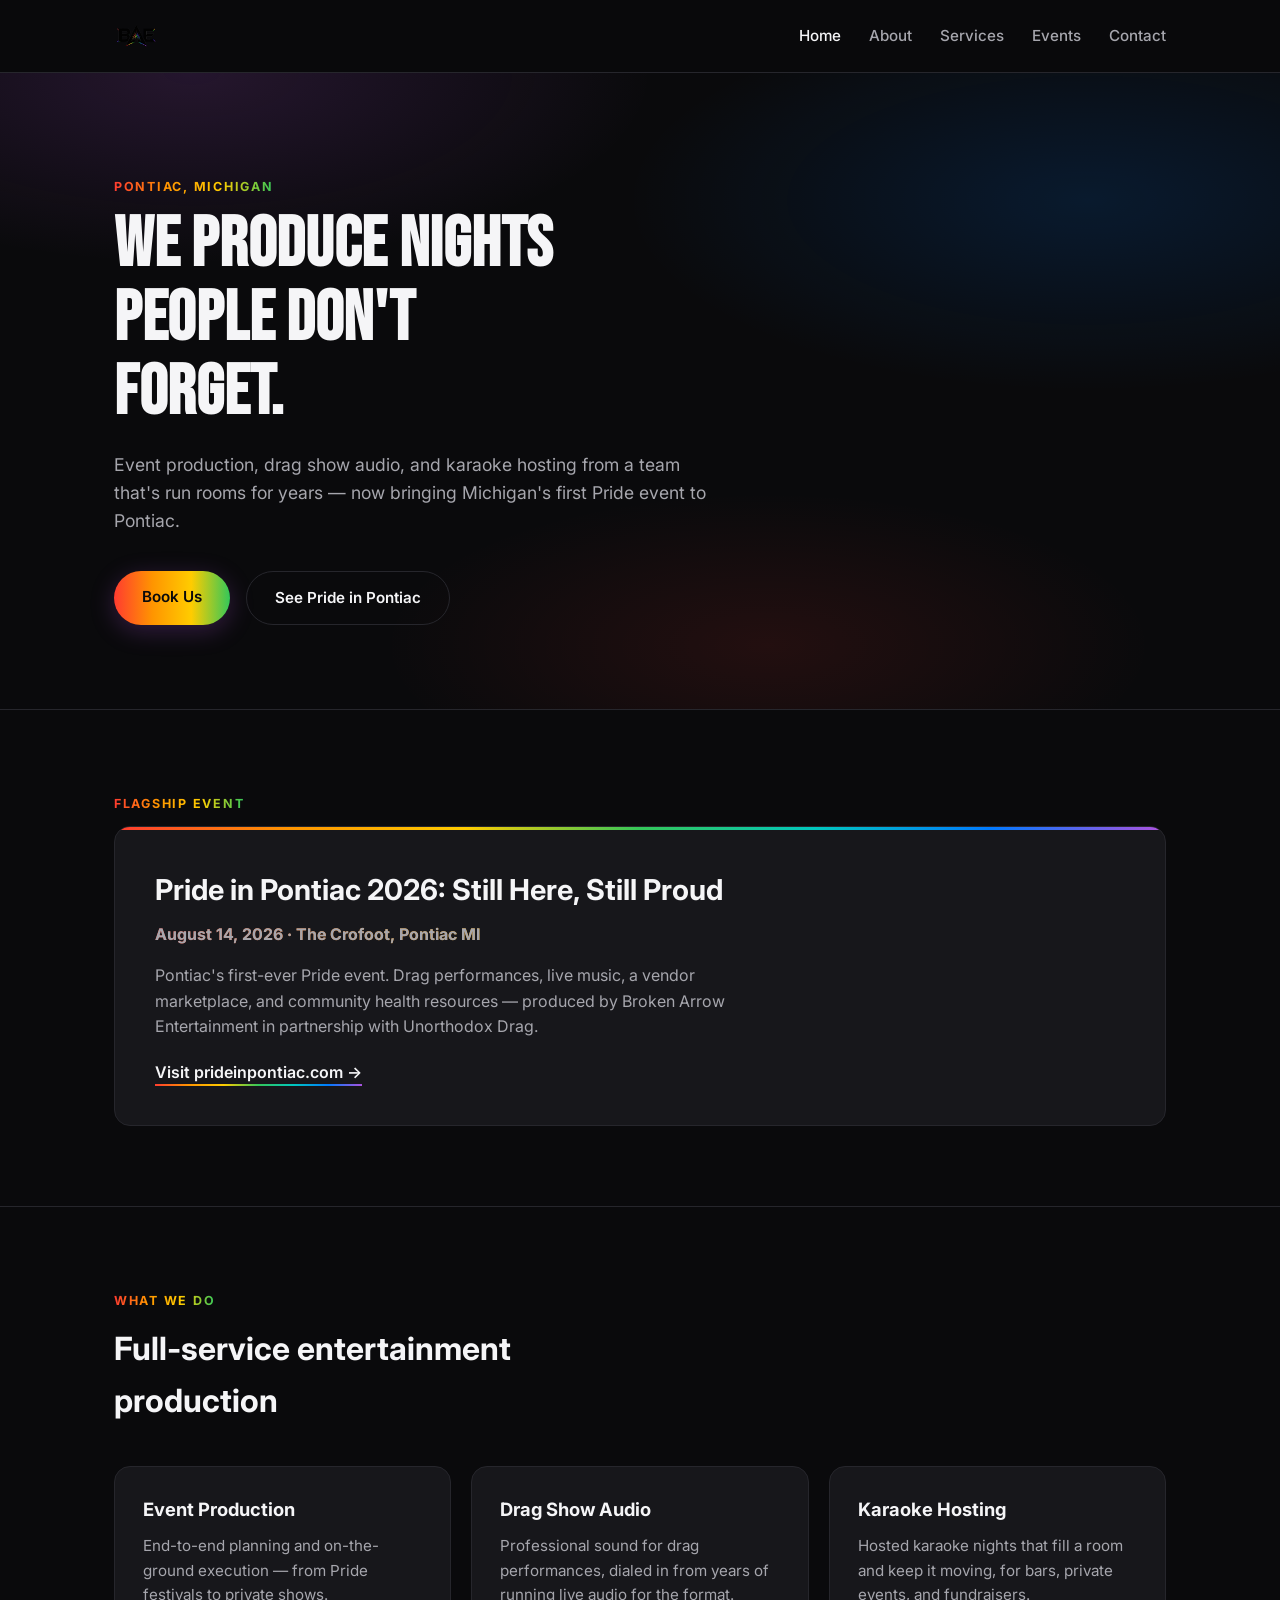
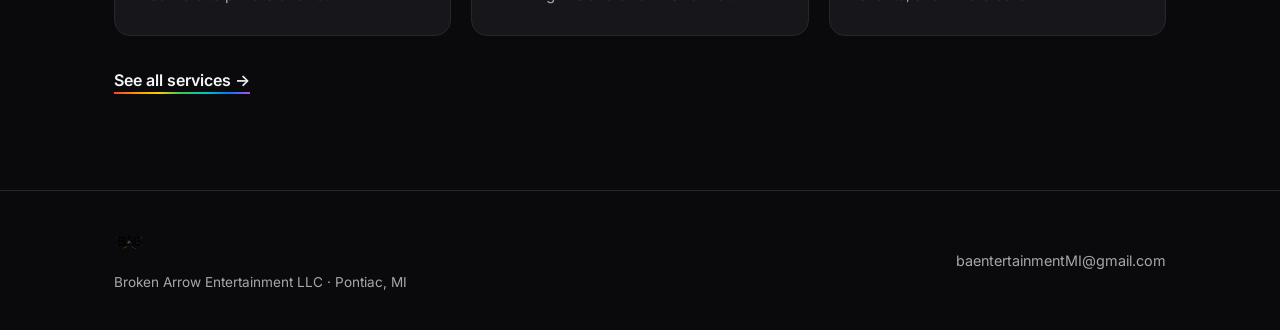
<file: index.html>
<!DOCTYPE html>
<html lang="en">
<head>
<meta charset="UTF-8">
<meta name="viewport" content="width=device-width, initial-scale=1.0">
<title>Broken Arrow Entertainment | Pontiac, MI Event Production</title>
<meta name="description" content="Broken Arrow Entertainment LLC — event production, drag show audio, and karaoke hosting based in Pontiac, Michigan. Producers of Pride in Pontiac.">
<link rel="preconnect" href="https://fonts.googleapis.com">
<link rel="preconnect" href="https://fonts.gstatic.com" crossorigin>
<link href="https://fonts.googleapis.com/css2?family=Bebas+Neue&family=Inter:wght@400;500;600;700&display=swap" rel="stylesheet">
<link rel="stylesheet" href="css/style.css">
</head>
<body>

<header class="site-header">
  <div class="wrap header-inner">
    <a href="index.html" class="logo-link"><img src="images/logo.png" alt="Broken Arrow Entertainment" class="logo-img"></a>
    <nav class="site-nav">
      <a href="index.html" class="active">Home</a>
      <a href="about.html">About</a>
      <a href="services.html">Services</a>
      <a href="events.html">Events</a>
      <a href="contact.html">Contact</a>
    </nav>
  </div>
</header>

<section class="hero">
  <div class="wrap hero-inner">
    <p class="eyebrow">Pontiac, Michigan</p>
    <h1>We produce nights people don't forget.</h1>
    <p class="hero-sub">Event production, drag show audio, and karaoke hosting from a team that's run rooms for years — now bringing Michigan's first Pride event to Pontiac.</p>
    <div class="hero-ctas">
      <a href="contact.html" class="btn btn-primary">Book Us</a>
      <a href="events.html" class="btn btn-ghost">See Pride in Pontiac</a>
    </div>
  </div>
</section>

<section class="spotlight reveal">
  <div class="wrap">
    <p class="eyebrow">Flagship Event</p>
    <div class="spotlight-card">
      <div class="spotlight-text">
        <h2>Pride in Pontiac 2026: Still Here, Still Proud</h2>
        <p class="spotlight-meta">August 14, 2026 &middot; The Crofoot, Pontiac MI</p>
        <p>Pontiac's first-ever Pride event. Drag performances, live music, a vendor marketplace, and community health resources — produced by Broken Arrow Entertainment in partnership with Unorthodox Drag.</p>
        <div class="spotlight-links">
          <a href="https://prideinpontiac.com" target="_blank" rel="noopener">Visit prideinpontiac.com &rarr;</a>
        </div>
      </div>
    </div>
  </div>
</section>

<section class="services-preview reveal">
  <div class="wrap">
    <p class="eyebrow">What We Do</p>
    <h2 class="section-title">Full-service entertainment production</h2>
    <div class="services-grid">
      <div class="service-card">
        <h3>Event Production</h3>
        <p>End-to-end planning and on-the-ground execution — from Pride festivals to private shows.</p>
      </div>
      <div class="service-card">
        <h3>Drag Show Audio</h3>
        <p>Professional sound for drag performances, dialed in from years of running live audio for the format.</p>
      </div>
      <div class="service-card">
        <h3>Karaoke Hosting</h3>
        <p>Hosted karaoke nights that fill a room and keep it moving, for bars, private events, and fundraisers.</p>
      </div>
    </div>
    <a href="services.html" class="link-more">See all services &rarr;</a>
  </div>
</section>

<footer class="site-footer">
  <div class="wrap footer-inner">
    <div>
      <img src="images/logo.png" alt="Broken Arrow Entertainment" class="footer-logo-img">
      <p class="footer-note">Broken Arrow Entertainment LLC &middot; Pontiac, MI</p>
    </div>
    <div class="footer-contact">
      <a href="mailto:baentertainmentMI@gmail.com">baentertainmentMI@gmail.com</a>
    </div>
  </div>
</footer>

<script src="js/reveal.js"></script>
</body>
</html>
</file>
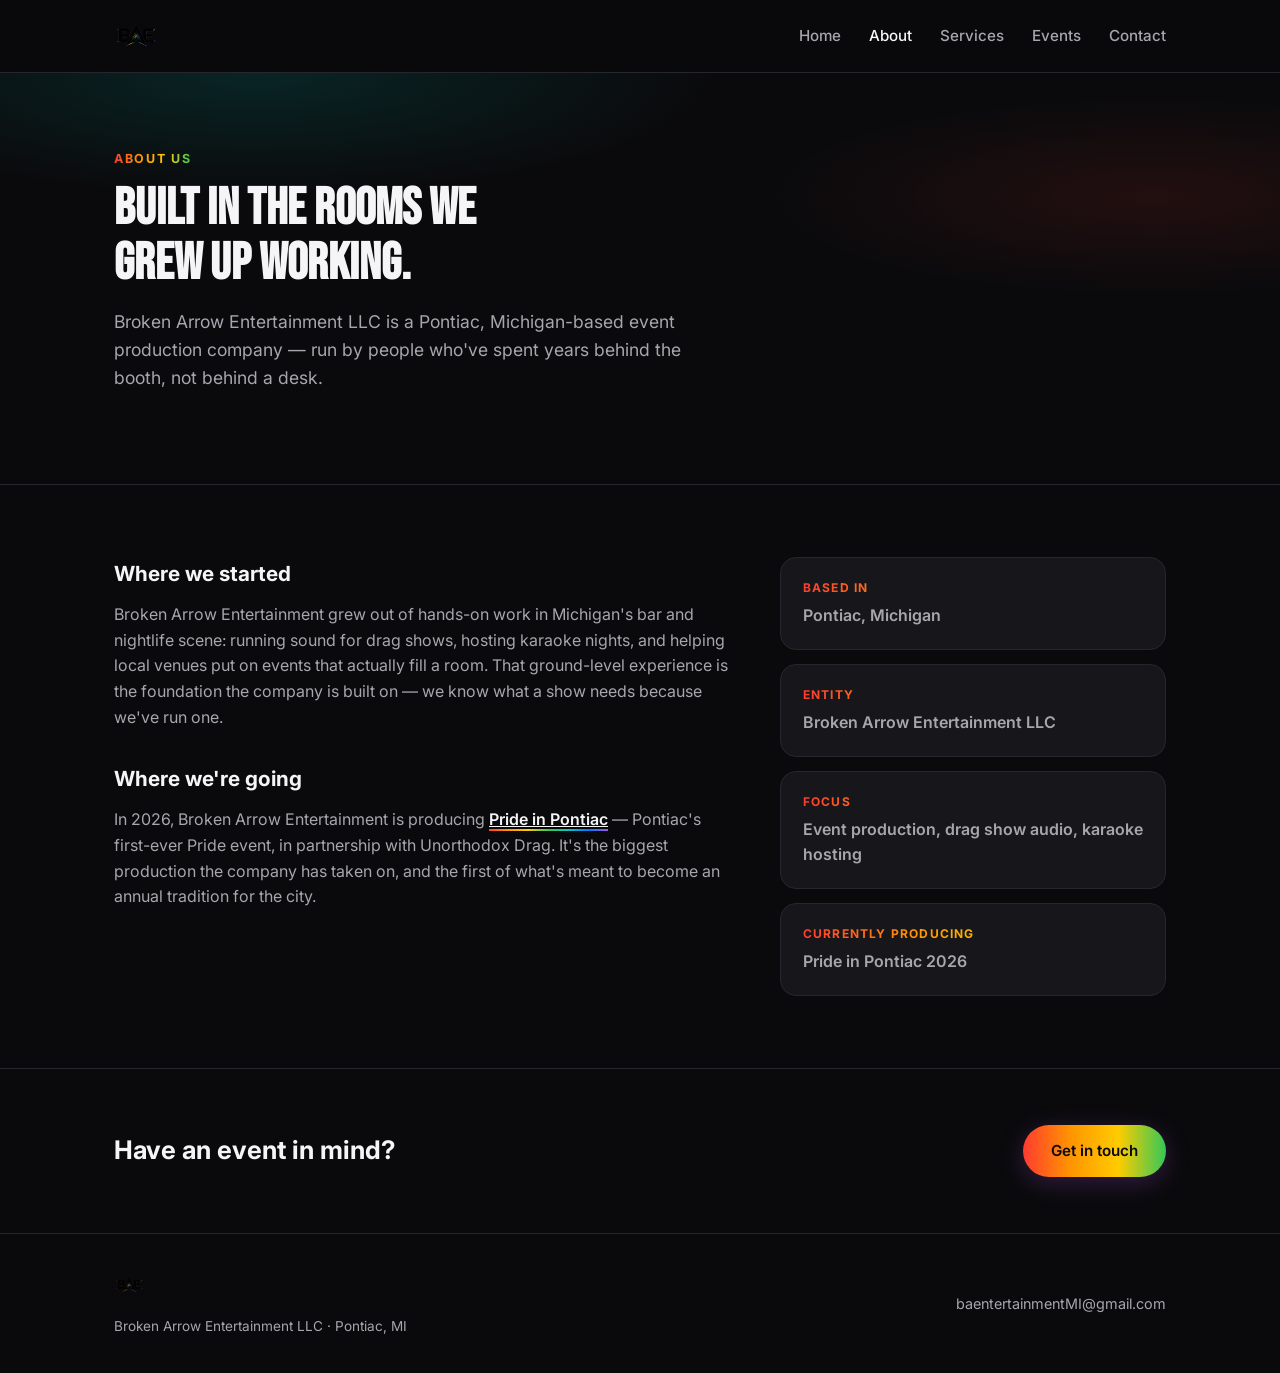
<file: about.html>
<!DOCTYPE html>
<html lang="en">
<head>
<meta charset="UTF-8">
<meta name="viewport" content="width=device-width, initial-scale=1.0">
<title>About | Broken Arrow Entertainment</title>
<meta name="description" content="Broken Arrow Entertainment LLC is a Pontiac, Michigan event production company producing drag shows, karaoke nights, and Pride in Pontiac.">
<link rel="preconnect" href="https://fonts.googleapis.com">
<link rel="preconnect" href="https://fonts.gstatic.com" crossorigin>
<link href="https://fonts.googleapis.com/css2?family=Bebas+Neue&family=Inter:wght@400;500;600;700&display=swap" rel="stylesheet">
<link rel="stylesheet" href="css/style.css">
</head>
<body>

<header class="site-header">
  <div class="wrap header-inner">
    <a href="index.html" class="logo-link"><img src="images/logo.png" alt="Broken Arrow Entertainment" class="logo-img"></a>
    <nav class="site-nav">
      <a href="index.html">Home</a>
      <a href="about.html" class="active">About</a>
      <a href="services.html">Services</a>
      <a href="events.html">Events</a>
      <a href="contact.html">Contact</a>
    </nav>
  </div>
</header>

<section class="page-hero">
  <div class="wrap">
    <p class="eyebrow">About Us</p>
    <h1>Built in the rooms we grew up working.</h1>
    <p class="hero-sub">Broken Arrow Entertainment LLC is a Pontiac, Michigan-based event production company — run by people who've spent years behind the booth, not behind a desk.</p>
  </div>
</section>

<section class="about-body reveal">
  <div class="wrap about-grid">
    <div>
      <h2>Where we started</h2>
      <p>Broken Arrow Entertainment grew out of hands-on work in Michigan's bar and nightlife scene: running sound for drag shows, hosting karaoke nights, and helping local venues put on events that actually fill a room. That ground-level experience is the foundation the company is built on — we know what a show needs because we've run one.</p>
      <h2>Where we're going</h2>
      <p>In 2026, Broken Arrow Entertainment is producing <a href="events.html">Pride in Pontiac</a> — Pontiac's first-ever Pride event, in partnership with Unorthodox Drag. It's the biggest production the company has taken on, and the first of what's meant to become an annual tradition for the city.</p>
    </div>
    <div class="about-facts">
      <div class="fact-card">
        <h3>Based in</h3>
        <p>Pontiac, Michigan</p>
      </div>
      <div class="fact-card">
        <h3>Entity</h3>
        <p>Broken Arrow Entertainment LLC</p>
      </div>
      <div class="fact-card">
        <h3>Focus</h3>
        <p>Event production, drag show audio, karaoke hosting</p>
      </div>
      <div class="fact-card">
        <h3>Currently producing</h3>
        <p>Pride in Pontiac 2026</p>
      </div>
    </div>
  </div>
</section>

<section class="cta-band reveal">
  <div class="wrap cta-inner">
    <h2>Have an event in mind?</h2>
    <a href="contact.html" class="btn btn-primary">Get in touch</a>
  </div>
</section>

<footer class="site-footer">
  <div class="wrap footer-inner">
    <div>
      <img src="images/logo.png" alt="Broken Arrow Entertainment" class="footer-logo-img">
      <p class="footer-note">Broken Arrow Entertainment LLC &middot; Pontiac, MI</p>
    </div>
    <div class="footer-contact">
      <a href="mailto:baentertainmentMI@gmail.com">baentertainmentMI@gmail.com</a>
    </div>
  </div>
</footer>

<script src="js/reveal.js"></script>
</body>
</html>
</file>
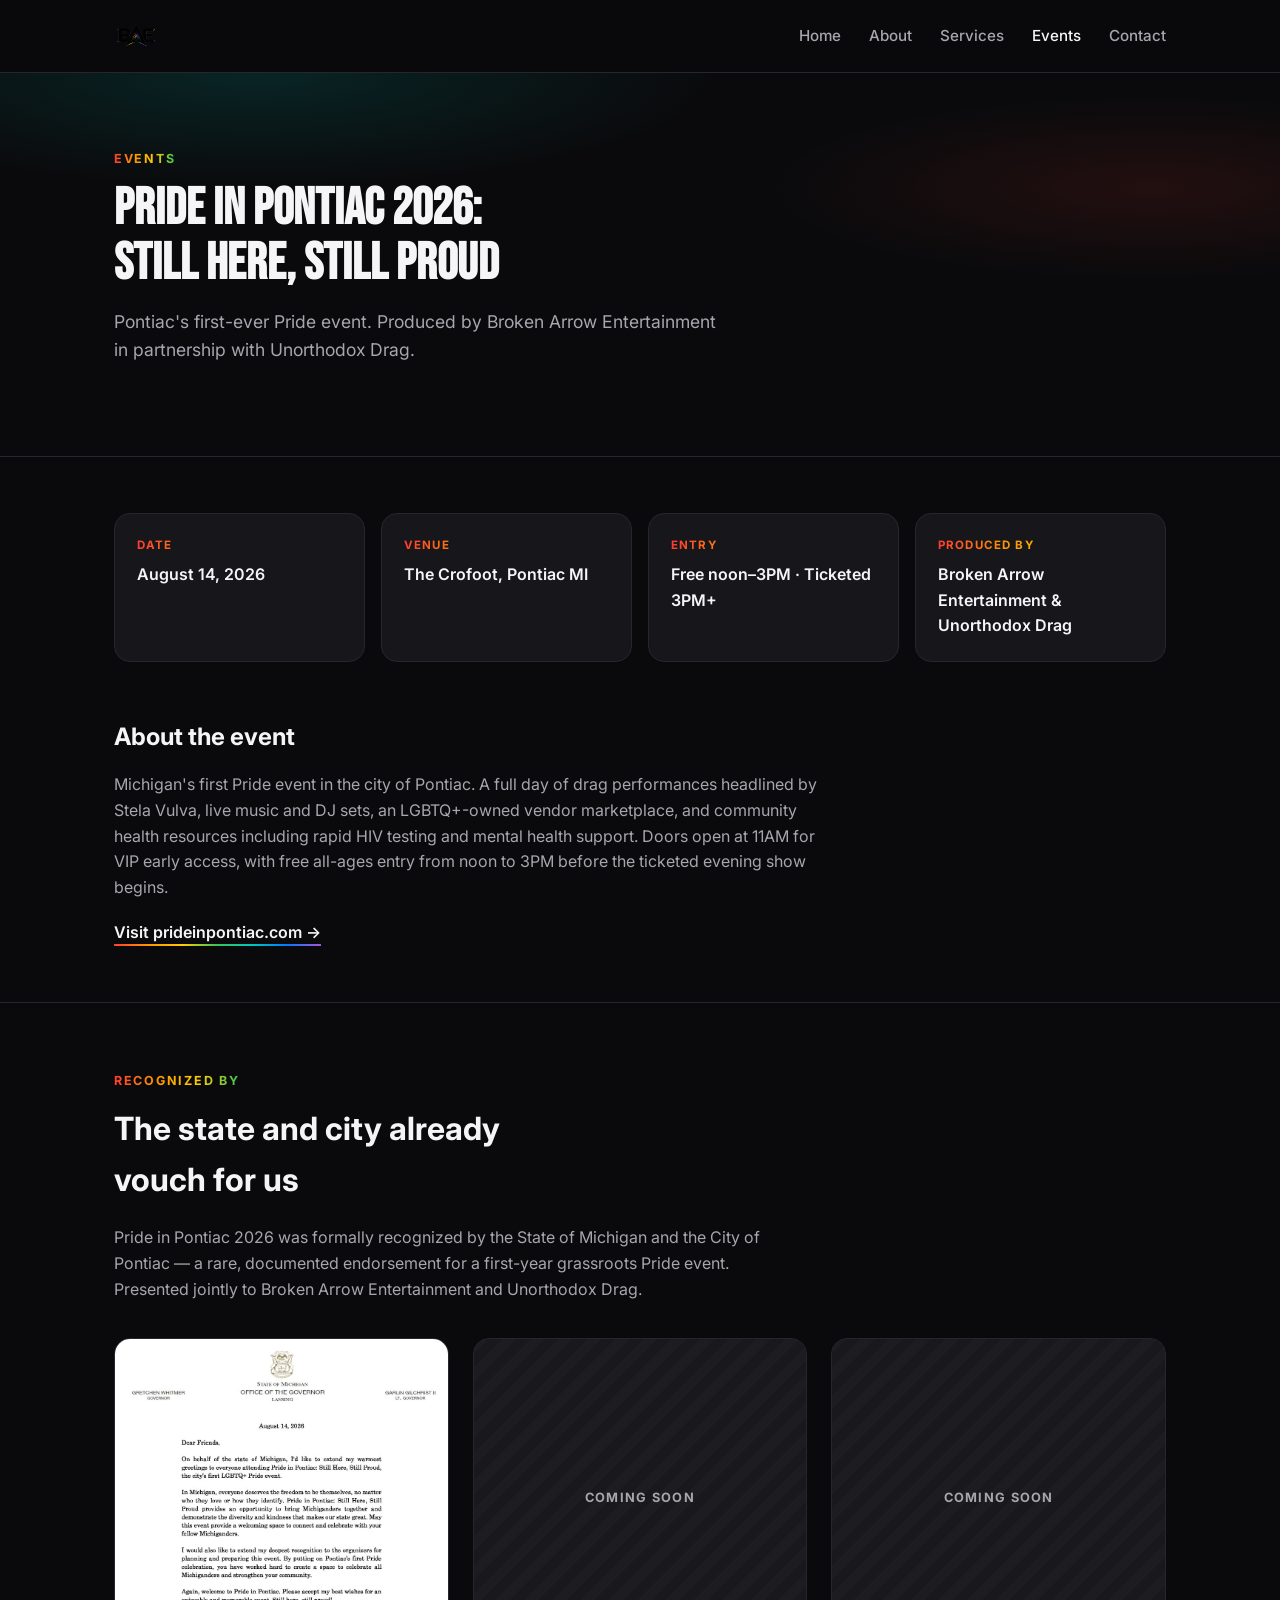
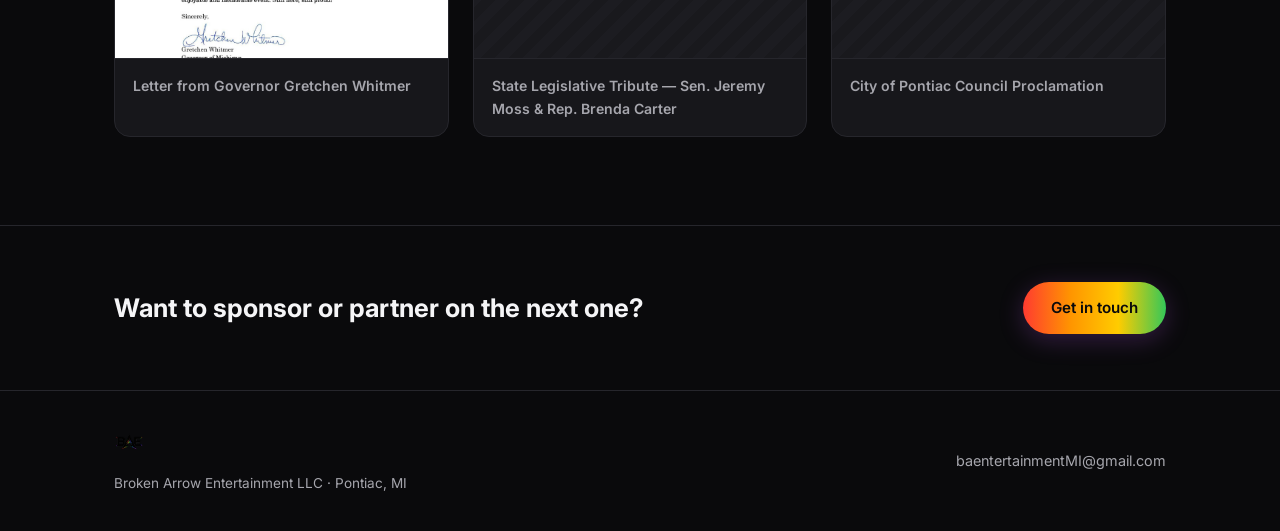
<file: events.html>
<!DOCTYPE html>
<html lang="en">
<head>
<meta charset="UTF-8">
<meta name="viewport" content="width=device-width, initial-scale=1.0">
<title>Events | Broken Arrow Entertainment</title>
<meta name="description" content="Pride in Pontiac 2026, produced by Broken Arrow Entertainment and Unorthodox Drag — Pontiac's first-ever Pride event, August 14, 2026 at The Crofoot.">
<link rel="preconnect" href="https://fonts.googleapis.com">
<link rel="preconnect" href="https://fonts.gstatic.com" crossorigin>
<link href="https://fonts.googleapis.com/css2?family=Bebas+Neue&family=Inter:wght@400;500;600;700&display=swap" rel="stylesheet">
<link rel="stylesheet" href="css/style.css">
</head>
<body>

<header class="site-header">
  <div class="wrap header-inner">
    <a href="index.html" class="logo-link"><img src="images/logo.png" alt="Broken Arrow Entertainment" class="logo-img"></a>
    <nav class="site-nav">
      <a href="index.html">Home</a>
      <a href="about.html">About</a>
      <a href="services.html">Services</a>
      <a href="events.html" class="active">Events</a>
      <a href="contact.html">Contact</a>
    </nav>
  </div>
</header>

<section class="page-hero">
  <div class="wrap">
    <p class="eyebrow">Events</p>
    <h1>Pride in Pontiac 2026: Still Here, Still Proud</h1>
    <p class="hero-sub">Pontiac's first-ever Pride event. Produced by Broken Arrow Entertainment in partnership with Unorthodox Drag.</p>
  </div>
</section>

<section class="event-stats reveal">
  <div class="wrap">
    <div class="stats-grid">
      <div class="stat-card">
        <h3>Date</h3>
        <p>August 14, 2026</p>
      </div>
      <div class="stat-card">
        <h3>Venue</h3>
        <p>The Crofoot, Pontiac MI</p>
      </div>
      <div class="stat-card">
        <h3>Entry</h3>
        <p>Free noon&ndash;3PM &middot; Ticketed 3PM+</p>
      </div>
      <div class="stat-card">
        <h3>Produced by</h3>
        <p>Broken Arrow Entertainment &amp; Unorthodox Drag</p>
      </div>
    </div>
  </div>
</section>

<section class="event-about reveal">
  <div class="wrap">
    <h2>About the event</h2>
    <p>Michigan's first Pride event in the city of Pontiac. A full day of drag performances headlined by Stela Vulva, live music and DJ sets, an LGBTQ+-owned vendor marketplace, and community health resources including rapid HIV testing and mental health support. Doors open at 11AM for VIP early access, with free all-ages entry from noon to 3PM before the ticketed evening show begins.</p>
    <a href="https://prideinpontiac.com" target="_blank" rel="noopener" class="link-more">Visit prideinpontiac.com &rarr;</a>
  </div>
</section>

<section class="recognized reveal">
  <div class="wrap">
    <p class="eyebrow">Recognized By</p>
    <h2 class="section-title">The state and city already vouch for us</h2>
    <p class="recognized-sub">Pride in Pontiac 2026 was formally recognized by the State of Michigan and the City of Pontiac &mdash; a rare, documented endorsement for a first-year grassroots Pride event. Presented jointly to Broken Arrow Entertainment and Unorthodox Drag.</p>
    <div class="recognized-grid">
      <div class="recognized-card">
        <img src="images/whitmer-letter.jpg" alt="Signed letter from Governor Gretchen Whitmer recognizing Pride in Pontiac 2026" loading="lazy">
        <p class="recognized-caption">Letter from Governor Gretchen Whitmer</p>
      </div>
      <div class="recognized-card recognized-placeholder">
        <div class="placeholder-box">
          <span>Coming soon</span>
        </div>
        <p class="recognized-caption">State Legislative Tribute &mdash; Sen. Jeremy Moss &amp; Rep. Brenda Carter</p>
      </div>
      <div class="recognized-card recognized-placeholder">
        <div class="placeholder-box">
          <span>Coming soon</span>
        </div>
        <p class="recognized-caption">City of Pontiac Council Proclamation</p>
      </div>
    </div>
  </div>
</section>

<section class="cta-band reveal">
  <div class="wrap cta-inner">
    <h2>Want to sponsor or partner on the next one?</h2>
    <a href="contact.html" class="btn btn-primary">Get in touch</a>
  </div>
</section>

<footer class="site-footer">
  <div class="wrap footer-inner">
    <div>
      <img src="images/logo.png" alt="Broken Arrow Entertainment" class="footer-logo-img">
      <p class="footer-note">Broken Arrow Entertainment LLC &middot; Pontiac, MI</p>
    </div>
    <div class="footer-contact">
      <a href="mailto:baentertainmentMI@gmail.com">baentertainmentMI@gmail.com</a>
    </div>
  </div>
</footer>

<script src="js/reveal.js"></script>
</body>
</html>
</file>
<file: css/style.css>
:root {
  --bg: #0a0a0c;
  --bg-alt: #131316;
  --card: #17171b;
  --text: #f5f5f7;
  --text-dim: #a6a6ad;
  --border: #26262c;
  --radius: 16px;
  --rainbow: linear-gradient(90deg, #ff3b30, #ff9500, #ffcc00, #34c759, #00c7be, #007aff, #af52de);
}

* { box-sizing: border-box; margin: 0; padding: 0; }

body {
  background: var(--bg);
  color: var(--text);
  font-family: 'Inter', system-ui, sans-serif;
  line-height: 1.6;
  -webkit-font-smoothing: antialiased;
}

.wrap {
  max-width: 1100px;
  margin: 0 auto;
  padding: 0 24px;
}

.eyebrow {
  display: inline-block;
  text-transform: uppercase;
  letter-spacing: 0.14em;
  font-size: 0.78rem;
  font-weight: 700;
  margin-bottom: 12px;
  background: var(--rainbow);
  background-size: 200% auto;
  -webkit-background-clip: text;
  background-clip: text;
  color: transparent;
}

/* Header */
.site-header {
  border-bottom: 1px solid var(--border);
  background: rgba(10, 10, 12, 0.85);
  backdrop-filter: blur(8px);
  position: sticky;
  top: 0;
  z-index: 10;
}

.header-inner {
  display: flex;
  align-items: center;
  justify-content: space-between;
  padding-top: 14px;
  padding-bottom: 14px;
}

.logo-link {
  display: flex;
  align-items: center;
}

.logo-img {
  height: 44px;
  width: auto;
  display: block;
}

.site-nav {
  display: flex;
  gap: 28px;
}

.site-nav a {
  color: var(--text-dim);
  text-decoration: none;
  font-weight: 500;
  font-size: 0.95rem;
  transition: color 0.15s ease;
}

.site-nav a:hover,
.site-nav a.active {
  color: var(--text);
}

/* Hero */
.hero {
  padding: 100px 0 84px;
  background:
    radial-gradient(ellipse 60% 50% at 15% 0%, rgba(175, 82, 222, 0.16), transparent 60%),
    radial-gradient(ellipse 60% 50% at 85% 20%, rgba(0, 122, 255, 0.14), transparent 60%),
    radial-gradient(ellipse 50% 40% at 60% 90%, rgba(255, 59, 48, 0.10), transparent 60%);
  border-bottom: 1px solid var(--border);
}

.hero h1 {
  font-family: 'Bebas Neue', sans-serif;
  font-size: clamp(2.6rem, 6vw, 4.4rem);
  line-height: 1.05;
  letter-spacing: 0.01em;
  max-width: 16ch;
  margin-bottom: 20px;
}

.hero-sub {
  color: var(--text-dim);
  font-size: 1.1rem;
  max-width: 56ch;
  margin-bottom: 36px;
}

.hero-ctas {
  display: flex;
  gap: 16px;
  flex-wrap: wrap;
}

.btn {
  display: inline-block;
  padding: 14px 28px;
  border-radius: 999px;
  font-weight: 600;
  text-decoration: none;
  font-size: 0.95rem;
  transition: transform 0.15s ease, opacity 0.15s ease, box-shadow 0.15s ease;
}

.btn:hover {
  transform: translateY(-1px);
}

.btn-primary {
  background: var(--rainbow);
  background-size: 200% auto;
  color: #0a0a0c;
  box-shadow: 0 6px 24px rgba(175, 82, 222, 0.25);
}

.btn-primary:hover {
  background-position: right center;
}

.btn-ghost {
  background: transparent;
  color: var(--text);
  border: 1px solid var(--border);
}

.btn-ghost:hover {
  border-color: #4a4a54;
}

/* Spotlight */
.spotlight {
  padding: 80px 0;
  border-bottom: 1px solid var(--border);
}

.spotlight-card {
  position: relative;
  background: var(--card);
  border: 1px solid var(--border);
  border-radius: var(--radius);
  padding: 40px;
  overflow: hidden;
}

.spotlight-card::before {
  content: "";
  position: absolute;
  top: 0; left: 0; right: 0;
  height: 3px;
  background: var(--rainbow);
}

.spotlight-text h2 {
  font-size: 1.8rem;
  margin-bottom: 8px;
}

.spotlight-meta {
  font-weight: 700;
  margin-bottom: 16px;
  background: var(--rainbow);
  background-size: 200% auto;
  -webkit-background-clip: text;
  background-clip: text;
  color: transparent;
}

.spotlight-text p {
  color: var(--text-dim);
  max-width: 64ch;
}

.spotlight-links {
  margin-top: 20px;
}

.spotlight-links a {
  color: var(--text);
  text-decoration: none;
  font-weight: 600;
  border-bottom: 2px solid;
  border-image: var(--rainbow) 1;
  padding-bottom: 2px;
}

/* Services preview */
.services-preview {
  padding: 80px 0 96px;
}

.section-title {
  font-size: 2rem;
  margin-bottom: 40px;
  max-width: 20ch;
}

.services-grid {
  display: grid;
  grid-template-columns: repeat(auto-fit, minmax(240px, 1fr));
  gap: 20px;
  margin-bottom: 32px;
}

.service-card {
  position: relative;
  background: var(--card);
  border: 1px solid var(--border);
  border-radius: var(--radius);
  padding: 28px;
  overflow: hidden;
  transition: transform 0.2s ease, border-color 0.2s ease;
}

.service-card::before {
  content: "";
  position: absolute;
  top: 0; left: 0; right: 0;
  height: 3px;
  background: var(--rainbow);
  opacity: 0;
  transition: opacity 0.2s ease;
}

.service-card:hover {
  transform: translateY(-2px);
  border-color: #3a3a44;
}

.service-card:hover::before {
  opacity: 1;
}

.service-card h3 {
  font-size: 1.15rem;
  margin-bottom: 10px;
}

.service-card p {
  color: var(--text-dim);
  font-size: 0.95rem;
}

.link-more {
  color: var(--text);
  text-decoration: none;
  font-weight: 600;
  border-bottom: 2px solid;
  border-image: var(--rainbow) 1;
  padding-bottom: 2px;
}

/* Footer */
.site-footer {
  border-top: 1px solid var(--border);
  padding: 36px 0;
}

.footer-inner {
  display: flex;
  align-items: center;
  justify-content: space-between;
  flex-wrap: wrap;
  gap: 16px;
}

.footer-logo-img {
  height: 30px;
  width: auto;
  margin-bottom: 8px;
}

.footer-note {
  color: var(--text-dim);
  font-size: 0.85rem;
}

.footer-contact a {
  color: var(--text-dim);
  text-decoration: none;
  font-size: 0.9rem;
}

.footer-contact a:hover {
  color: var(--text);
}

/* Inner page hero */
.page-hero {
  padding: 72px 0 56px;
  background:
    radial-gradient(ellipse 60% 50% at 20% 0%, rgba(0, 199, 190, 0.14), transparent 60%),
    radial-gradient(ellipse 50% 40% at 90% 30%, rgba(255, 59, 48, 0.10), transparent 60%);
  border-bottom: 1px solid var(--border);
}

.page-hero h1 {
  font-family: 'Bebas Neue', sans-serif;
  font-size: clamp(2.2rem, 5vw, 3.2rem);
  line-height: 1.08;
  max-width: 20ch;
  margin-bottom: 16px;
}

/* About */
.about-body {
  padding: 72px 0;
}

.about-grid {
  display: grid;
  grid-template-columns: 1.6fr 1fr;
  gap: 48px;
}

.about-grid h2 {
  font-size: 1.3rem;
  margin-bottom: 12px;
  margin-top: 32px;
}

.about-grid h2:first-child {
  margin-top: 0;
}

.about-grid p {
  color: var(--text-dim);
}

.about-grid a {
  color: var(--text);
  font-weight: 600;
  border-bottom: 2px solid;
  border-image: var(--rainbow) 1;
}

.about-facts {
  display: flex;
  flex-direction: column;
  gap: 14px;
}

.fact-card {
  background: var(--card);
  border: 1px solid var(--border);
  border-radius: var(--radius);
  padding: 20px 22px;
}

.fact-card h3 {
  font-size: 0.75rem;
  text-transform: uppercase;
  letter-spacing: 0.1em;
  margin-bottom: 6px;
  background: var(--rainbow);
  background-size: 200% auto;
  -webkit-background-clip: text;
  background-clip: text;
  color: transparent;
}

.fact-card p {
  font-weight: 600;
}

/* CTA band */
.cta-band {
  border-top: 1px solid var(--border);
  padding: 56px 0;
}

.cta-inner {
  display: flex;
  align-items: center;
  justify-content: space-between;
  flex-wrap: wrap;
  gap: 20px;
}

.cta-inner h2 {
  font-size: 1.6rem;
}

/* Event stats */
.event-stats {
  padding: 56px 0 0;
}

.stats-grid {
  display: grid;
  grid-template-columns: repeat(auto-fit, minmax(200px, 1fr));
  gap: 16px;
}

.stat-card {
  background: var(--card);
  border: 1px solid var(--border);
  border-radius: var(--radius);
  padding: 22px;
}

.stat-card h3 {
  font-size: 0.72rem;
  text-transform: uppercase;
  letter-spacing: 0.1em;
  margin-bottom: 8px;
  background: var(--rainbow);
  background-size: 200% auto;
  -webkit-background-clip: text;
  background-clip: text;
  color: transparent;
}

.stat-card p {
  font-weight: 600;
}

/* Event about */
.event-about {
  padding: 56px 0;
}

.event-about h2 {
  font-size: 1.5rem;
  margin-bottom: 16px;
}

.event-about p {
  color: var(--text-dim);
  max-width: 72ch;
  margin-bottom: 20px;
}

/* Recognized by strip */
.recognized {
  padding: 64px 0 88px;
  border-top: 1px solid var(--border);
}

.recognized-sub {
  color: var(--text-dim);
  max-width: 68ch;
  margin: -20px 0 36px;
}

.recognized-grid {
  display: grid;
  grid-template-columns: repeat(auto-fit, minmax(240px, 1fr));
  gap: 24px;
}

.recognized-card {
  background: var(--card);
  border: 1px solid var(--border);
  border-radius: var(--radius);
  overflow: hidden;
}

.recognized-card img {
  width: 100%;
  height: 320px;
  object-fit: cover;
  object-position: top;
  display: block;
  border-bottom: 1px solid var(--border);
}

.placeholder-box {
  height: 320px;
  display: flex;
  align-items: center;
  justify-content: center;
  border-bottom: 1px solid var(--border);
  background:
    repeating-linear-gradient(135deg, #1c1c21, #1c1c21 10px, #19191d 10px, #19191d 20px);
}

.placeholder-box span {
  font-size: 0.8rem;
  font-weight: 700;
  text-transform: uppercase;
  letter-spacing: 0.1em;
  color: var(--text-dim);
}

.recognized-caption {
  padding: 16px 18px;
  font-size: 0.88rem;
  font-weight: 600;
  color: var(--text-dim);
}

/* Scroll reveal */
.reveal {
  opacity: 0;
  transform: translateY(18px);
  transition: opacity 0.6s ease, transform 0.6s ease;
}

.reveal.in-view {
  opacity: 1;
  transform: translateY(0);
}

@media (prefers-reduced-motion: reduce) {
  .reveal {
    opacity: 1;
    transform: none;
    transition: none;
  }
}

@media (max-width: 720px) {
  .about-grid { grid-template-columns: 1fr; }
}

@media (max-width: 640px) {
  .site-nav { gap: 16px; font-size: 0.85rem; }
  .hero { padding: 64px 0 56px; }
  .spotlight-card { padding: 28px; }
  .logo-img { height: 36px; }
}
</file>
